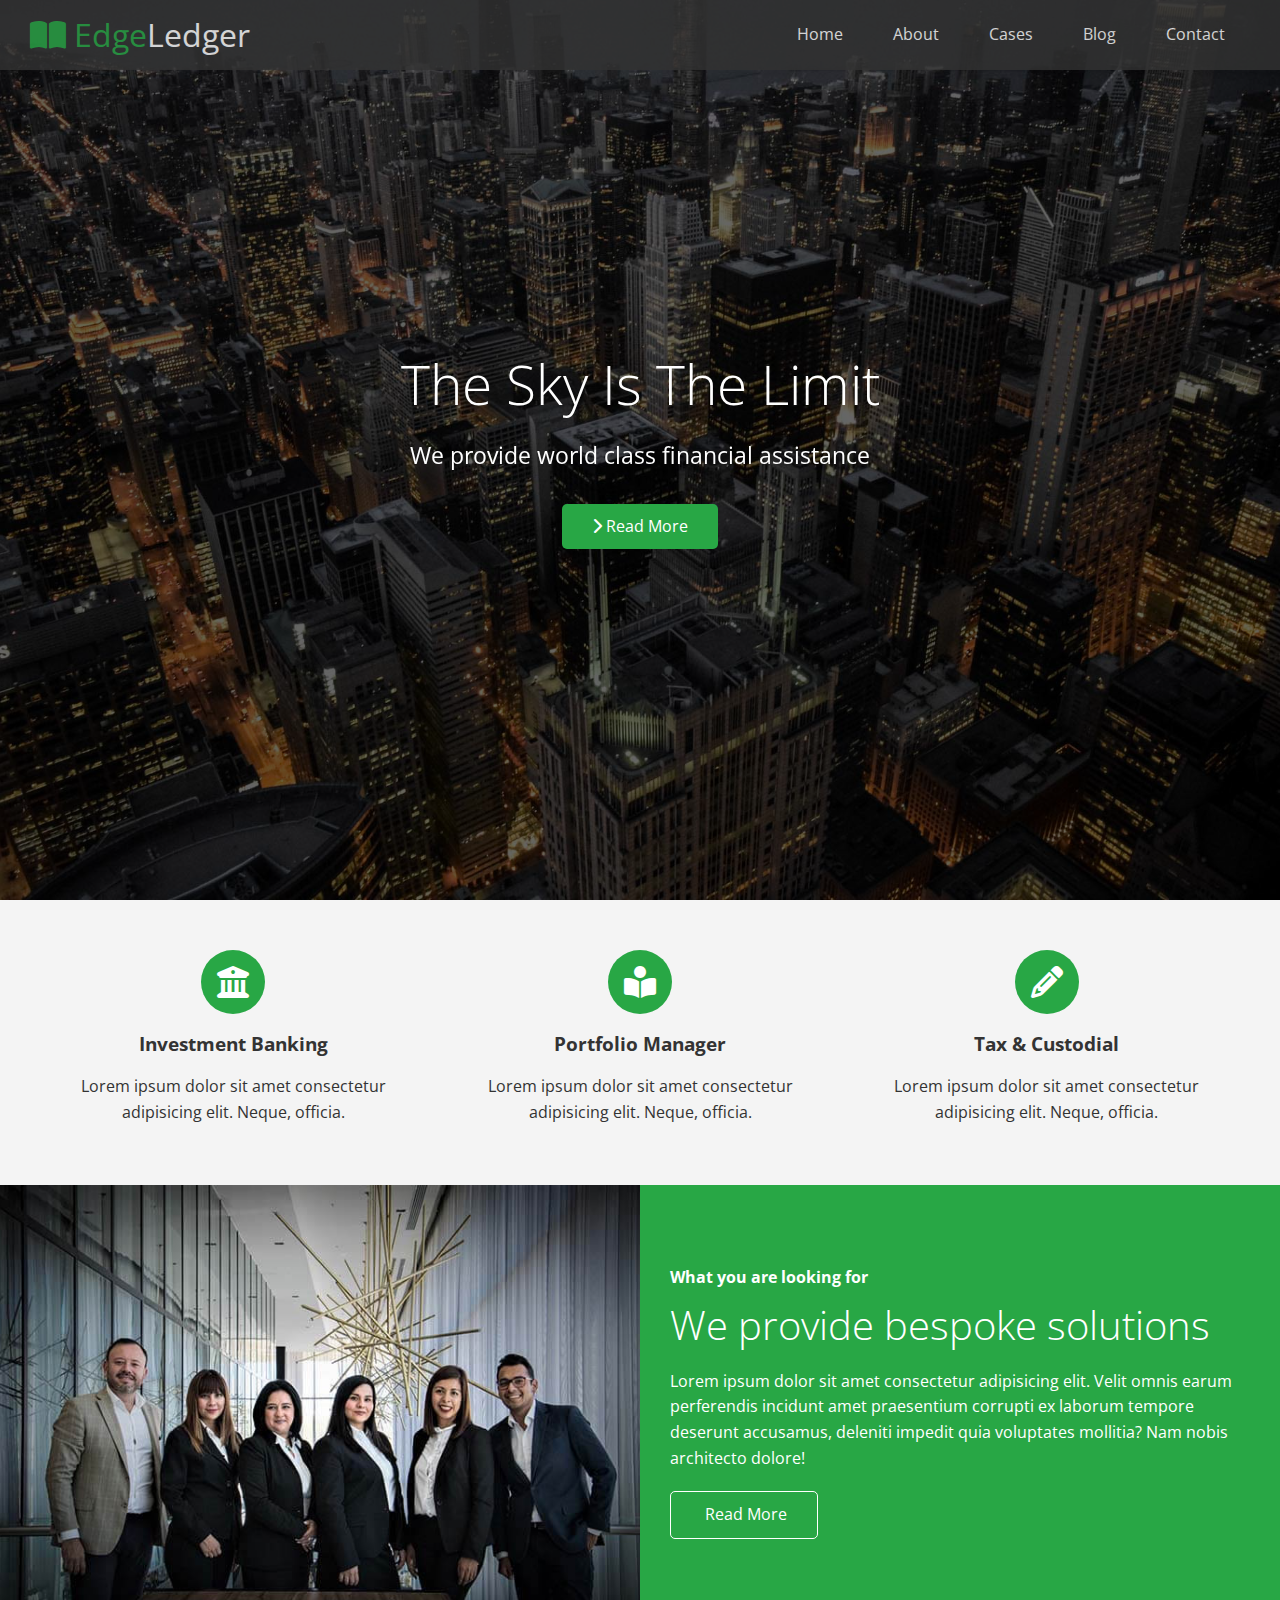
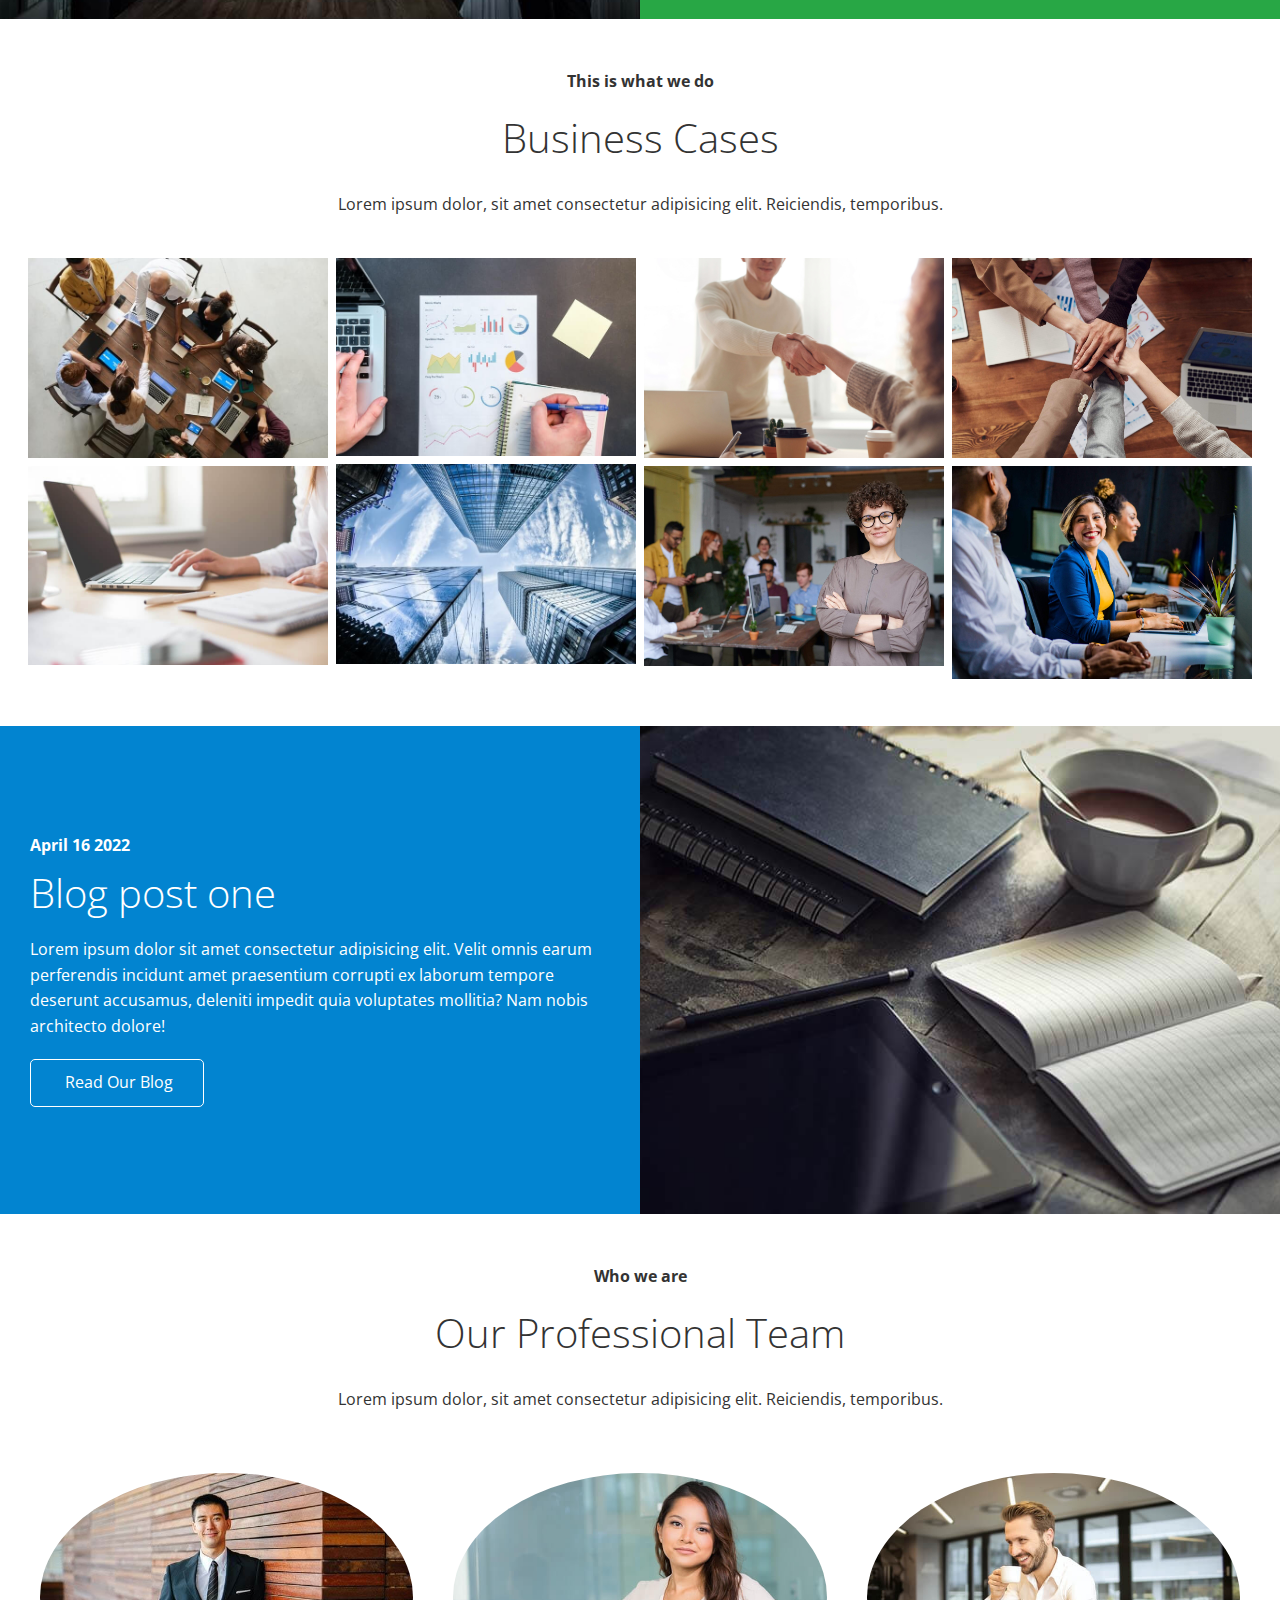
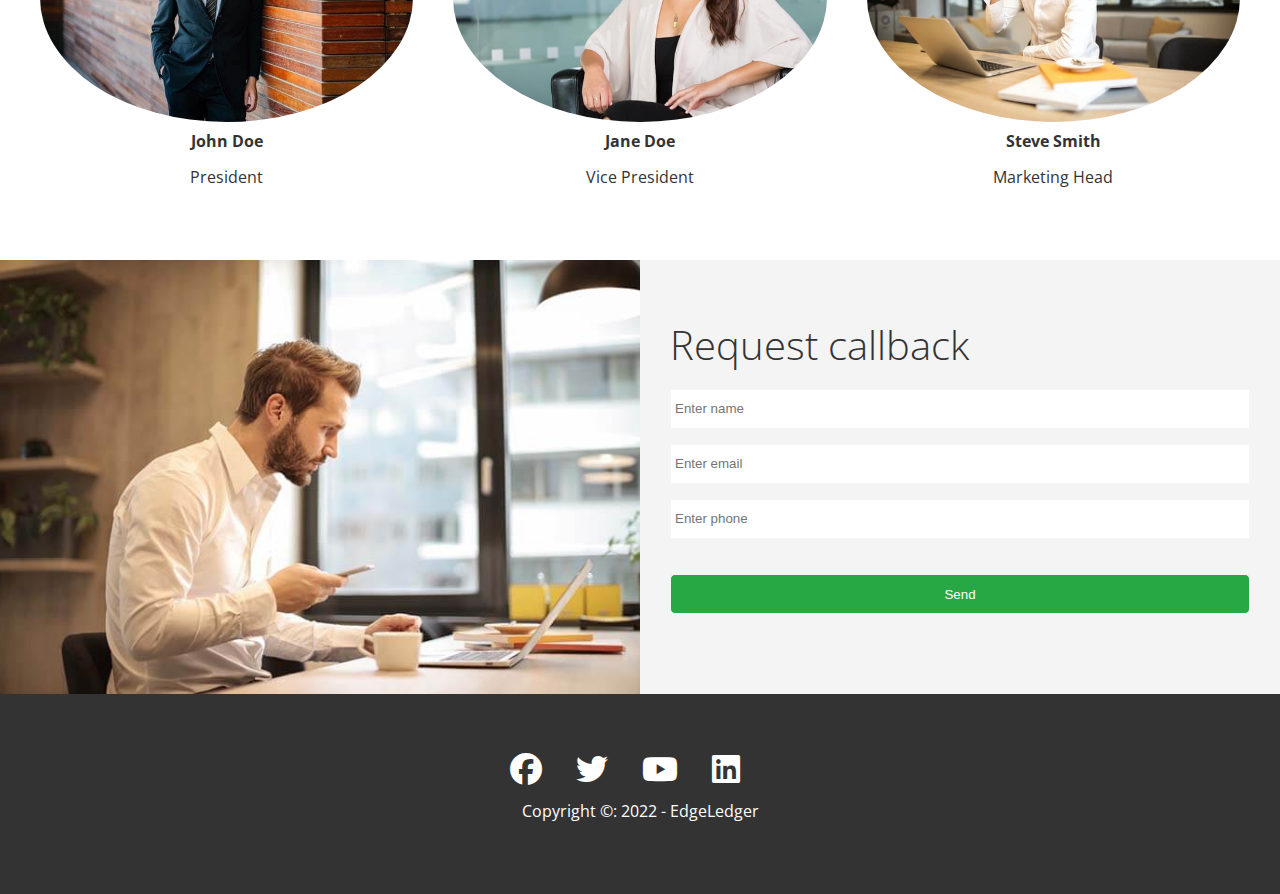
<file: EdgeLedger_Website/index.html>
<!DOCTYPE html>
<html lang="en">

<head>
    <meta charset="UTF-8">
    <meta http-equiv="X-UA-Compatible" content="IE=edge">
    <meta name="viewport" content="width=device-width, initial-scale=1.0">
    <link rel="shortcut icon" type="image/x-icon" href="/favicon.ico">
    <link rel="stylesheet" href="https://cdnjs.cloudflare.com/ajax/libs/font-awesome/6.2.1/css/all.min.css">
    <link rel="stylesheet" href="css/lightbox.min.css">
    <link rel="stylesheet" href="css/utilities.css">
    <link rel="stylesheet" href="css/style.css">
    <title>Welcome to EdgeLedger</title>
</head>

<body id="home">

    <header class="hero">
        <div id="navbar" class="navbar top">
            <h1 class="logo">
                <span class="text-primary"> <i class="fas fa-book-open"></i> Edge</span>Ledger
            </h1>
            <nav>
                <ul>
                    <li><a href="#home">Home</a></li>
                    <li><a href="#about">About</a></li>
                    <li><a href="#cases">Cases</a></li>
                    <li><a href="#blog">Blog</a></li>
                    <li><a href="#contact">Contact</a></li>
                </ul>
            </nav>
        </div>

        <div class="content">
            <h1>The Sky Is The Limit</h1>
            <p>We provide world class financial assistance</p>
            <a href="#about" class="btn"><i class="fas fa-chevron-right"></i> Read More</a>
        </div>
    </header>

    <main>
        <!--About-Icons-->
        <section id="about" class="icons bg-light">
            <div class="flex-items">
                <div>
                    <i class="fas fa-university fa-2x"></i>
                    <div>
                        <h3>Investment Banking</h3>
                        <p>Lorem ipsum dolor sit amet consectetur adipisicing elit. Neque, officia.</p>
                    </div>
                </div>
                <div>
                    <i class="fas fa-book-reader fa-2x"></i>
                    <div>
                        <h3>Portfolio Manager</h3>
                        <p>Lorem ipsum dolor sit amet consectetur adipisicing elit. Neque, officia.</p>
                    </div>
                </div>
                <div>
                    <i class="fas fa-pencil-alt fa-2x"></i>
                    <div>
                        <h3>Tax & Custodial</h3>
                        <p>Lorem ipsum dolor sit amet consectetur adipisicing elit. Neque, officia.</p>
                    </div>
                </div>
            </div>
        </section>

        <!--About-Solutions-->
        <section class="solutions flex-columns">
            <div class="row">
                <div class="column">
                    <div class="column-1">
                        <img src="images/home/people.jpg" alt="">
                    </div>
                </div>
                <div class="column">
                    <div class="column-2 bg-primary">
                        <h4>What you are looking for</h4>
                        <h2>We provide bespoke solutions</h2>
                        <p>Lorem ipsum dolor sit amet consectetur adipisicing elit. Velit omnis earum perferendis
                            incidunt amet praesentium
                            corrupti ex laborum tempore deserunt accusamus, deleniti impedit quia voluptates mollitia?
                            Nam nobis architecto dolore!</p>
                        <a href="#" class="btn btn-outline">
                            <i class="fas fa-chevron"></i>
                            Read More
                        </a>
                    </div>
                </div>
            </div>
        </section>

        <!--Cases-->
        <section id="cases" class="cases flex-grid section-padding">
            <header class="section-header">
                <h4>This is what we do</h4>
                <h2>Business Cases</h2>
                <p>Lorem ipsum dolor, sit amet consectetur adipisicing elit. Reiciendis, temporibus.</p>
            </header>
            <div class="row">
                <div class="column">
                    <a href="images/cases/cases1.jpg" data-lightbox="cases"
                        data-title="Lorem ipsum dolor, sit amet consectetur adipisicing elit. Reiciendis, temporibus.">
                        <img src="images/cases/cases1.jpg" alt="">
                    </a>
                    <a href="images/cases/cases2.jpg" data-lightbox="cases"
                        data-title="Lorem ipsum dolor, sit amet consectetur adipisicing elit. Reiciendis, temporibus.">
                        <img src="images/cases/cases2.jpg" alt="">
                    </a>
                </div>
                <div class="column">
                    <a href="images/cases/cases3.jpg" data-lightbox="cases"
                        data-title="Lorem ipsum dolor, sit amet consectetur adipisicing elit. Reiciendis, temporibus.">
                        <img src="images/cases/cases3.jpg" alt="">
                    </a>
                    <a href="images/cases/cases4.jpg" data-lightbox="cases"
                        data-title="Lorem ipsum dolor, sit amet consectetur adipisicing elit. Reiciendis, temporibus.">
                        <img src="images/cases/cases4.jpg" alt="">
                    </a>
                </div>
                <div class="column">
                    <a href="images/cases/cases5.jpg" data-lightbox="cases"
                        data-title="Lorem ipsum dolor, sit amet consectetur adipisicing elit. Reiciendis, temporibus.">
                        <img src="images/cases/cases5.jpg" alt="">
                    </a>
                    <a href="images/cases/cases6.jpg" data-lightbox="cases"
                        data-title="Lorem ipsum dolor, sit amet consectetur adipisicing elit. Reiciendis, temporibus.">
                        <img src="images/cases/cases6.jpg" alt="">
                    </a>
                </div>
                <div class="column">
                    <a href="images/cases/cases7.jpg" data-lightbox="cases"
                        data-title="Lorem ipsum dolor, sit amet consectetur adipisicing elit. Reiciendis, temporibus.">
                        <img src="images/cases/cases7.jpg" alt="">
                    </a>
                    <a href="images/cases/cases8.jpg" data-lightbox="cases"
                        data-title="Lorem ipsum dolor, sit amet consectetur adipisicing elit. Reiciendis, temporibus.">
                        <img src="images/cases/cases8.jpg" alt="">
                    </a>
                </div>
            </div>
        </section>

        <!--Blog-->
        <section id="blog" class="blog flex-columns flex-reverse">
            <div class="row">
                <div class="column">
                    <div class="column-1">
                        <img src="images/home/blog.jpg" alt="">
                    </div>
                </div>
                <div class="column">
                    <div class="column-2 bg-secondary">
                        <h4>April 16 2022</h4>
                        <h2>Blog post one</h2>
                        <p>Lorem ipsum dolor sit amet consectetur adipisicing elit. Velit omnis earum perferendis
                            incidunt amet praesentium
                            corrupti ex laborum tempore deserunt accusamus, deleniti impedit quia voluptates mollitia?
                            Nam nobis architecto dolore!</p>
                        <a href="blog.html" class="btn btn-outline">
                            <i class="fas fa-chevron"></i>
                            Read Our Blog
                        </a>
                    </div>
                </div>
            </div>
        </section>

        <!--Team-->
        <section id="team" class="team section-padding">
            <header class="section-header">
                <h4>Who we are</h4>
                <h2>Our Professional Team</h2>
                <p>Lorem ipsum dolor, sit amet consectetur adipisicing elit. Reiciendis, temporibus.</p>
            </header>
            <div class="flex-items">
                <div>
                    <img src="images/team/person1.jpg" alt="">
                    <h4>John Doe</h4>
                    <p>President</p>
                </div>
                <div>
                    <img src="images/team/person2.jpg" alt="">
                    <h4>Jane Doe</h4>
                    <p>Vice President</p>
                </div>
                <div>
                    <img src="images/team/person3.jpg" alt="">
                    <h4>Steve Smith</h4>
                    <p>Marketing Head</p>
                </div>
            </div>
        </section>

        <!--Contact-->
        <section id="contact" class="contact flex-columns">
            <div class="row">
                <div class="column">
                    <div class="column-1">
                        <img src="images/home/contact.jpg" alt="">
                    </div>
                </div>
                <div class="column">
                    <div class="column-2 bg-light">
                        <h2>Request callback</h2>
                        <form action="" class="callback-form">
                            <div class="form-control">
                                <label for="name"></label>
                                <input type="text" name="name" id="name" placeholder="Enter name">
                            </div>
                            <div class="form-control">
                                <label for="email"></label>
                                <input type="email" name="email" id="email" placeholder="Enter email">
                            </div>
                            <div class="form-control">
                                <label for="phone"></label>
                                <input type="text" name="phone" id="phone" placeholder="Enter phone">
                            </div>
                            <input type="submit" value="Send" id="submit" class="btn">
                        </form>
                    </div>
                </div>
            </div>
        </section>

    </main>

    <footer class="footer bg-dark">
        <div class="social">
            <a href="#"><i class="fab fa-facebook fa-2x"></i></a>
            <a href="#"><i class="fab fa-twitter fa-2x "></i></a>
            <a href="#"><i class="fab fa-youtube fa-2x "></i></a>
            <a href="#"><i class="fab fa-linkedin fa-2x "></i></a>
        </div>
        <p>Copyright &copy: 2022 - EdgeLedger</p>
    </footer>

    <script src="https://code.jquery.com/jquery-3.6.1.min.js"
        integrity="sha256-o88AwQnZB+VDvE9tvIXrMQaPlFFSUTR+nldQm1LuPXQ=" crossorigin="anonymous"></script>

    <script src="js/lightbox.min.js"></script>

    <script>
        const navbar = document.getElementById('navbar');
        let scrolled = false;

        window.onscroll = function () {
            if (window.pageYOffset > 100) {
                navbar.classList.remove('top');
                if (!scrolled) {
                    navbar.style.transform = ' translateY (-70px)';
                }
                setTimeout(function () {
                    navbar.style.transform = ' translateY (0)';
                    scrolled = true;
                }, 200);
            } else {
                navbar.classList.add('top');
                scrolled = false;
            }
        }


    </script>
</body>

</html>
</file>
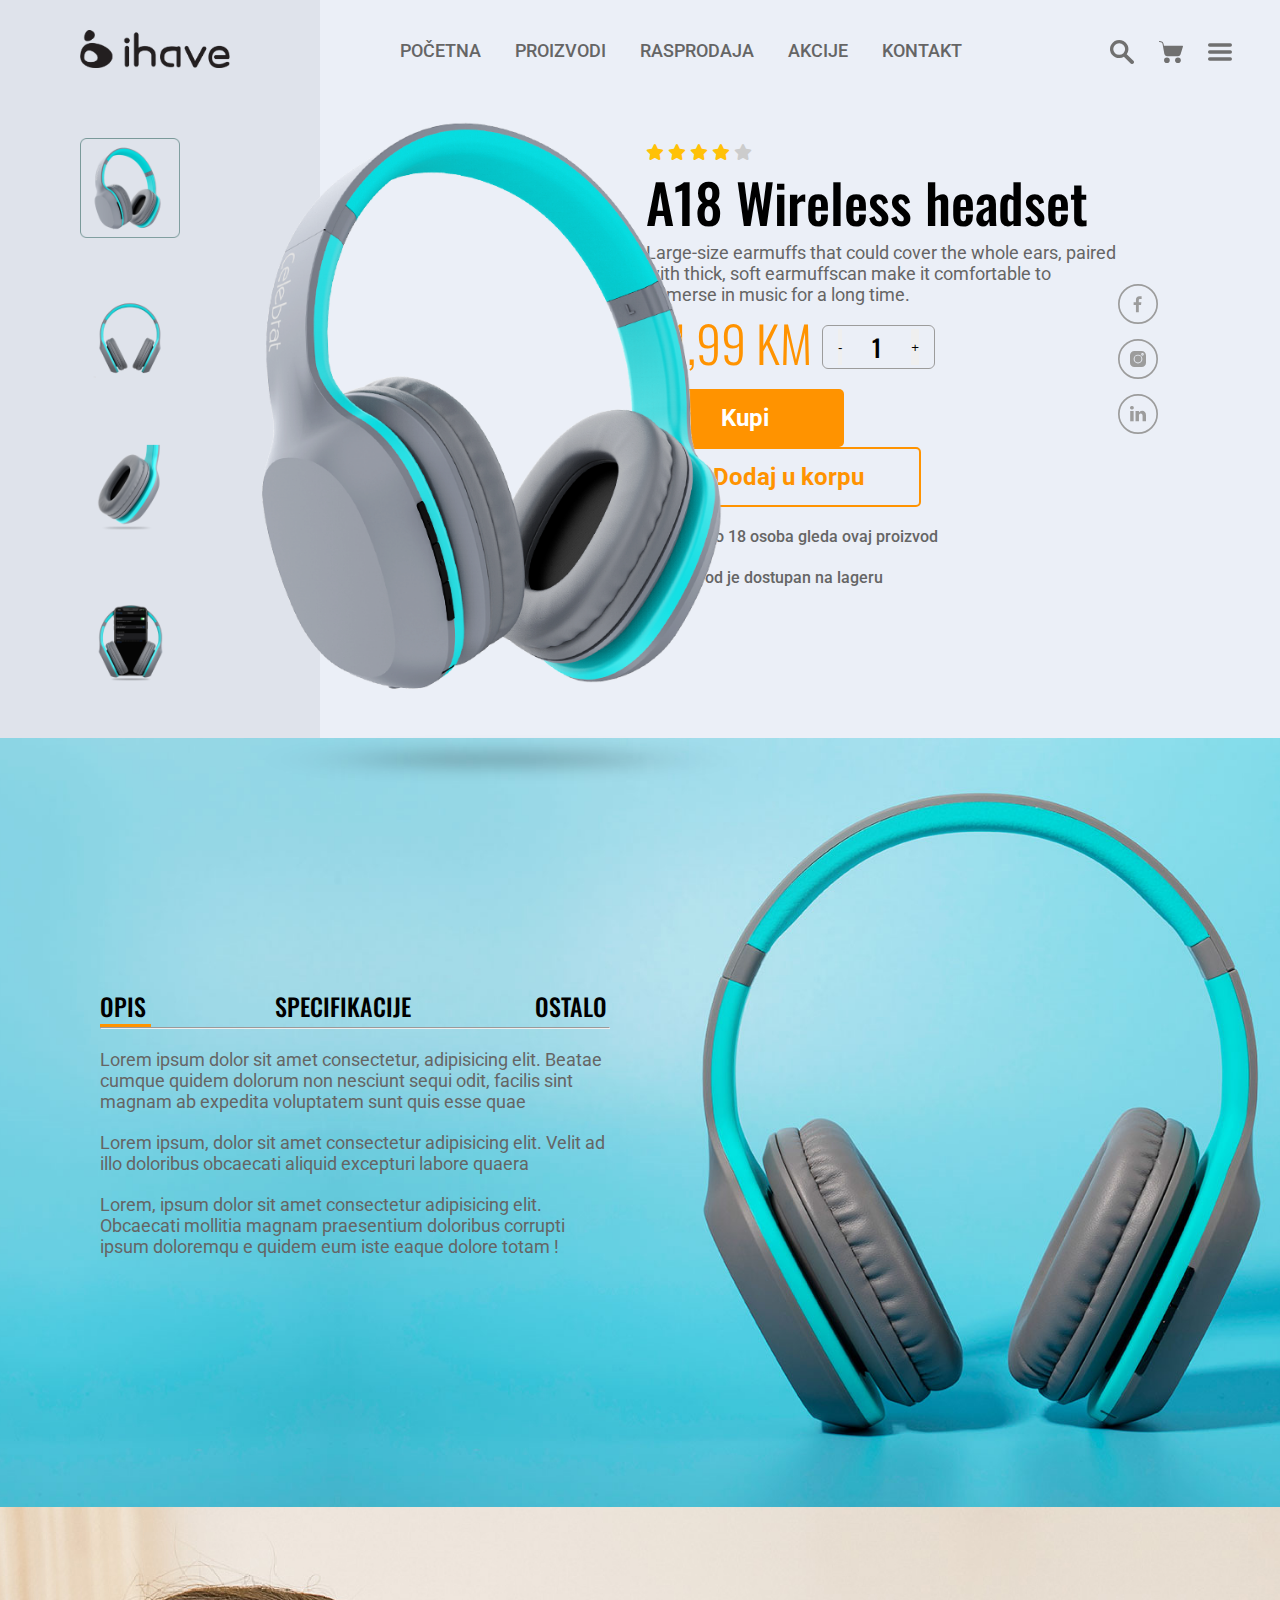
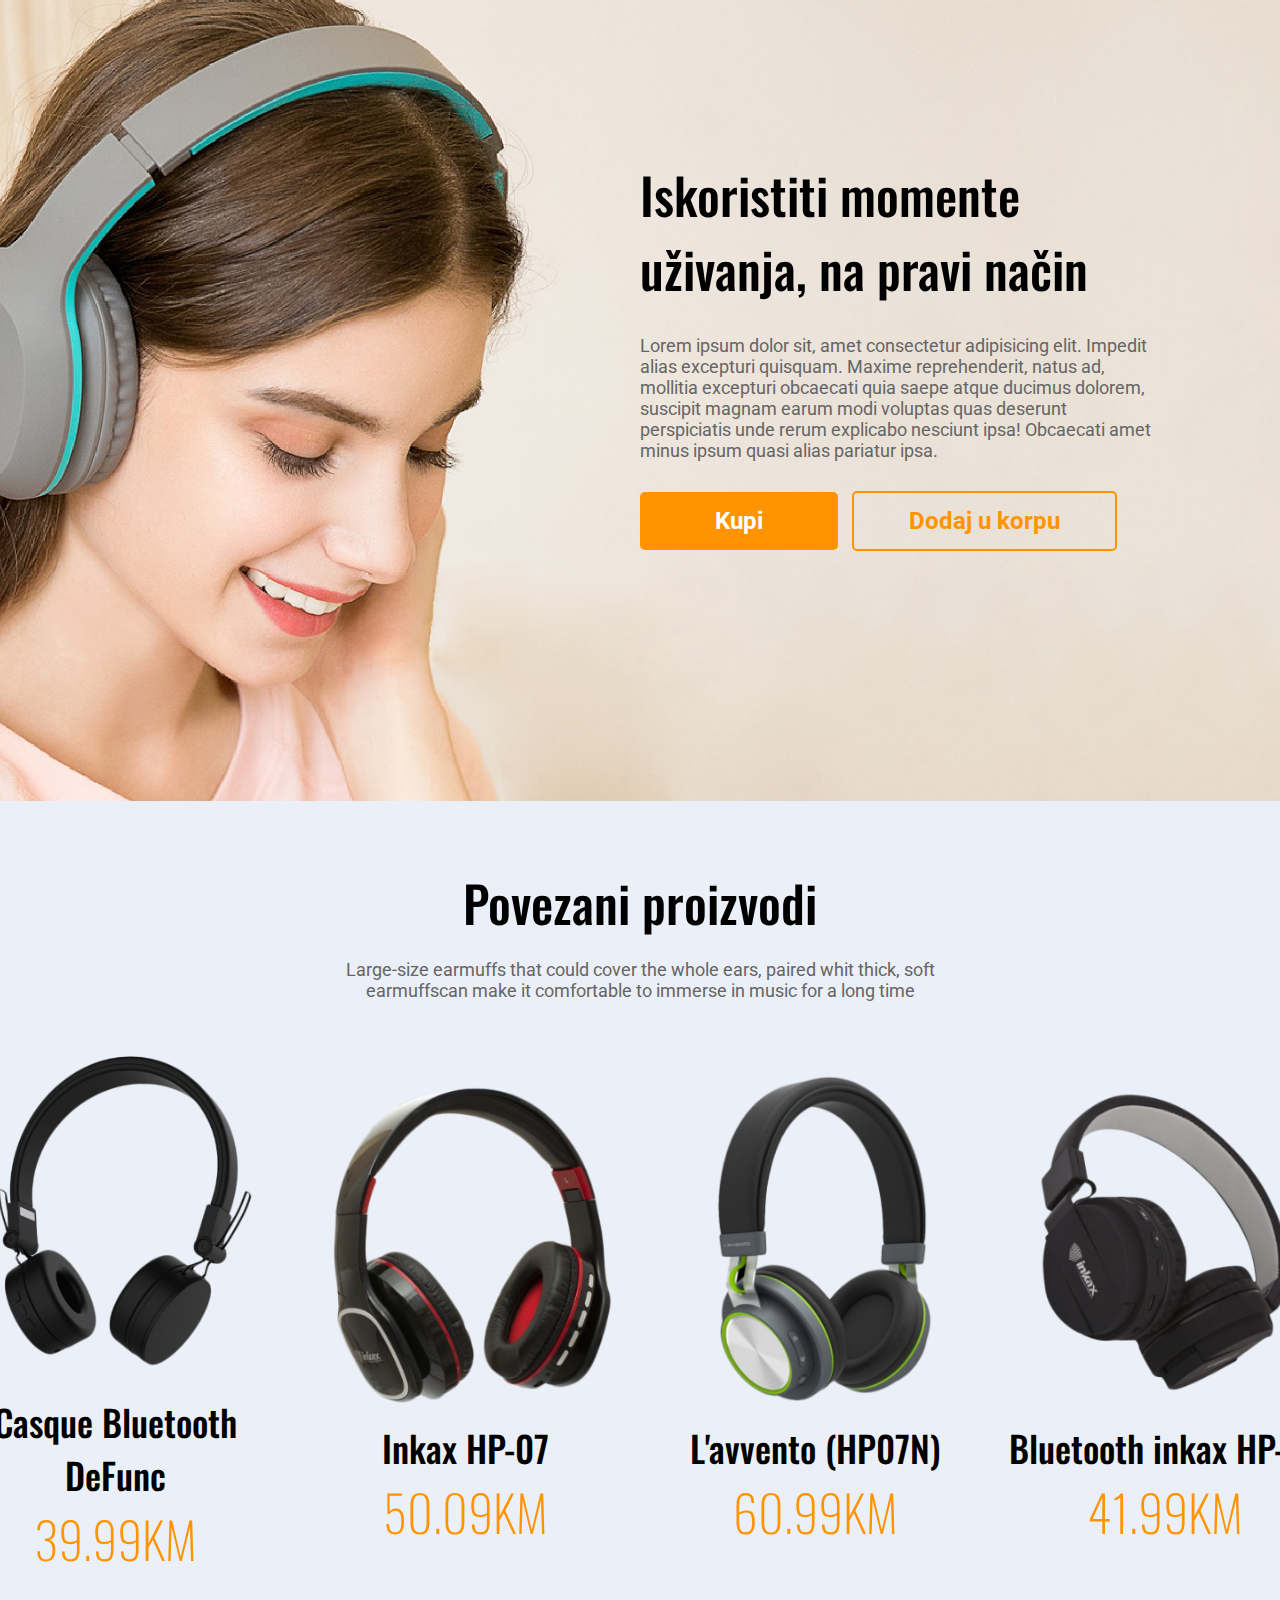
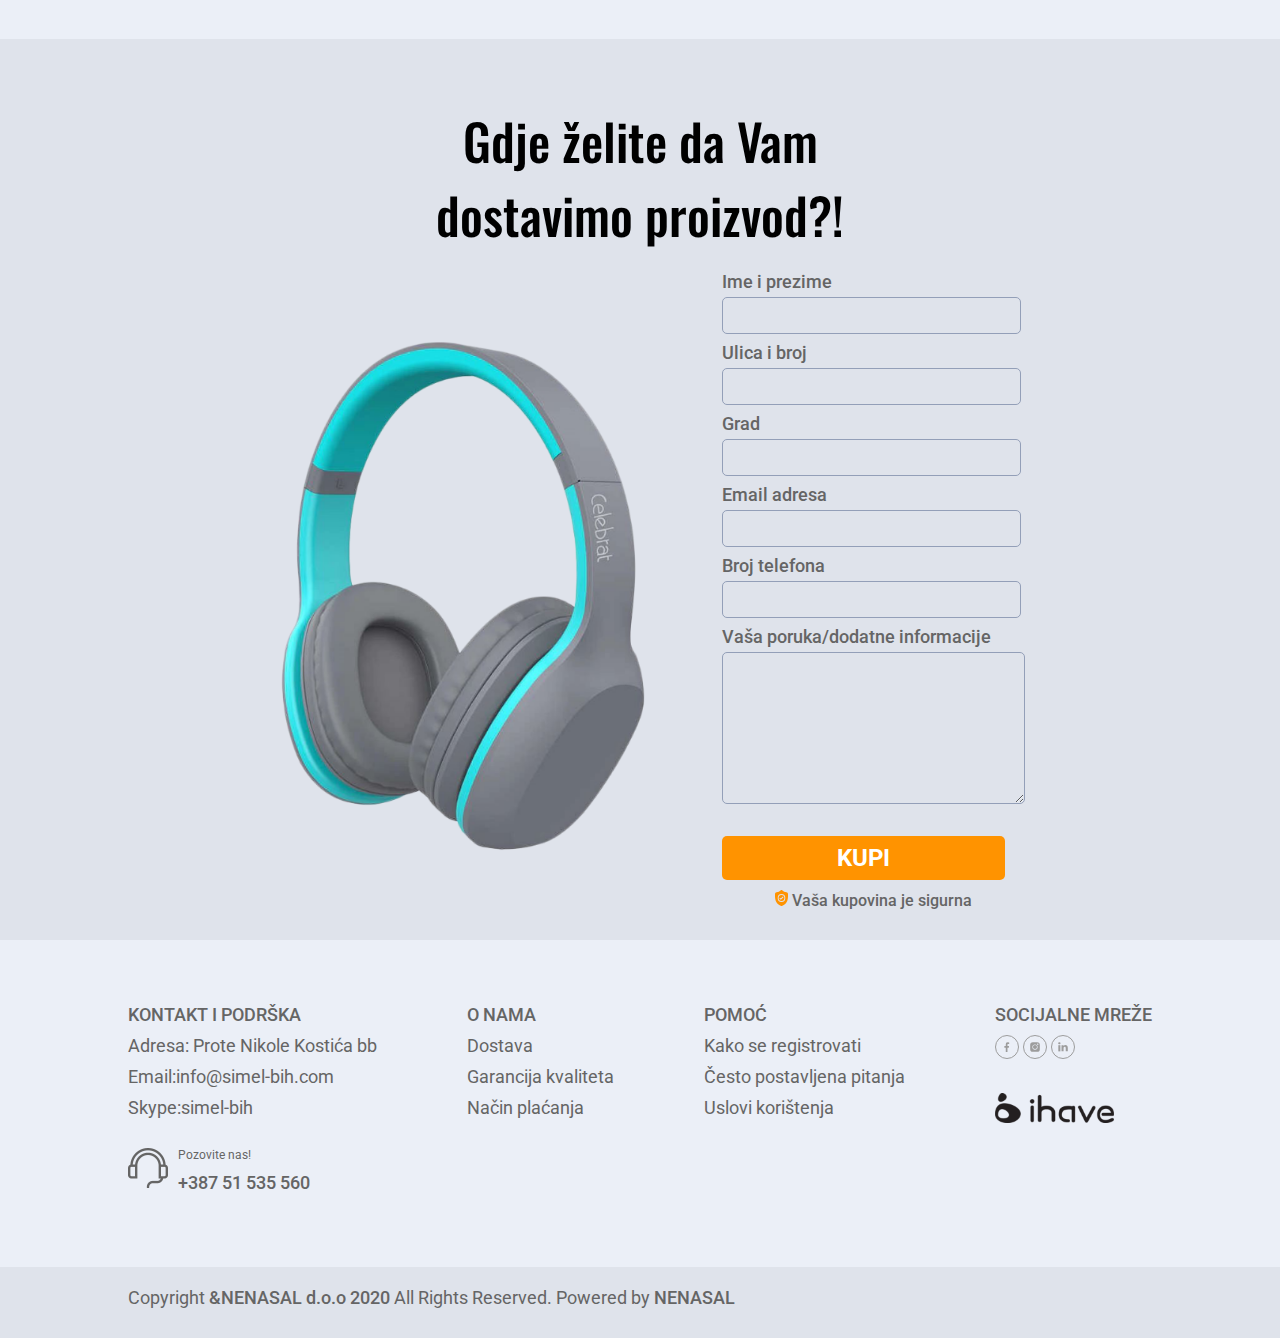
<file: project3/index.html>
<!DOCTYPE html>
<html lang="en">
<head>
    <meta charset="UTF-8">
    <meta http-equiv="X-UA-Compatible" content="IE=edge">
    <meta name="viewport" content="width=device-width, initial-scale=1.0">
    <link rel="stylesheet" href="https://cdnjs.cloudflare.com/ajax/libs/font-awesome/6.2.1/css/all.min.css">
    <link rel="stylesheet" href="css/style.css">
    <link rel="stylesheet" href="css/tablet.css">
    <title>Ihave- Product Page</title>
</head>
<body>
    <header>
        <!--Home left-->
        <div id="home">
            <div class="home-left bg-primary">
                <div class="home-left-cont">
                <img class="logo" src="img/home/IHAVE_b85acf60-bcdc-44cf-a63c-62852b15a60a.png "width="150px" alt="">
                <div class="home-pics">
                    <img src="img/home/Group 23@2x.png" alt="">
                    <img src="img/home/Mask Group 4@2x.png" alt="">
                    <img src="img/home/Mask Group 3@2x.png" alt="">
                    <img src="img/home/Mask Group 2@2x.png" alt="">
                </div>
                </div>
            </div>
        <!--Home right-->
            <div id="home-right" class="bg-secondary">
                <div class="home-right-container">
                    <div class="text-roboto-medium">
                        <a href="#">POČETNA</a>
                        <a href="#proizvodi">PROIZVODI</a>
                        <a href="#rasprodaja">RASPRODAJA</a>
                        <a href="#akcije">AKCIJE</a>
                        <a href="#kontakt">KONTAKT</a>
                    </div>
                    <div class="icons">
                        <img src="img/home/icons/surface 11.svg" width="24px" alt="">
                        <img src="img/home/icons/shopping-cart.svg" width="24px" alt="">
                        <img src="img/home/icons/Group 11.svg" width="24px" alt="">
                    </div>
                </div>  

                <div class="home-body-container">
                    <div class="home-body">
                        <i class="fa fa-star" ></i>
                        <i class="fa fa-star" ></i>
                        <i class="fa fa-star" ></i>
                        <i class="fa fa-star" ></i>
                        <span  class="fa fa-star izuzetak" ></span>
                        <h1>A18 Wireless headset</h1>
                        <p class="text-roboto-regular">Large-size earmuffs that could cover the whole ears, 
                            paired with thick, soft earmuffscan make it comfortable to immerse in music for a long time.</p>
                        <div class="cont-counter">
                            <p class="text-oswald-light">41,99  KM</p>
                            <div class="brojac">
                                <button onclick="decrement ()">-</button>
                                <h4 id="counting"> </h4>
                                <button onclick="increment ()">+</button>
                            </div>
                            
                        </div>
                        <div>
                            <button class="btn-primary">Kupi</button>
                            <button class="btn-outline">Dodaj u korpu</button>
                        </div>
                        <div  class=" icon-text text-roboto-medium-small" >
                            <div>
                        <img src="img/home/icons/user.svg" alt=""> <label>Trenutno 18 osoba gleda ovaj proizvod</label> 
                            </div>
                            <div>
                        <img src="img/home/icons/surface1.svg" alt=""> Proizvod je dostupan na lageru
                            </div>
                        </div>
                    </div>

                    <div class="home-icons-right">
                        <img src="img/home/icons/Group 17.svg"  width="40px" alt="">
                        <img src="img/home/icons/Group 18.svg" width="40px" alt="">
                        <img src="img/home/icons/Group 19.svg" width="40px" alt="">
                    </div>
                </div>
                
            </div>
        </div>
        <div class="img-absolute">
        <img src="img/home/Mask Group 6.png" alt="">
        </div>
    </header>

    <!--Proizvodi-->
    <section id="proizvodi">
        <div class="container">
            <div class="naslovh4">
            <h4>OPIS</h4>
            <h4>SPECIFIKACIJE</h4>
            <h4 class="last">OSTALO</h4>
            </div>
            <hr>
            <p class="text-roboto-regular">Lorem ipsum dolor sit amet consectetur, adipisicing elit. Beatae
                 cumque quidem dolorum non nesciunt sequi odit, facilis sint magnam ab expedita voluptatem sunt quis esse quae </p>
            <p class="text-roboto-regular">Lorem ipsum, dolor sit amet consectetur adipisicing elit. Velit ad illo doloribus obcaecati aliquid excepturi labore quaera</p>
            <p class="text-roboto-regular">Lorem, ipsum dolor sit amet consectetur adipisicing elit. Obcaecati mollitia magnam praesentium doloribus corrupti ipsum doloremqu
                e quidem eum iste eaque dolore totam  !</p>
        </div>
    </section>

    <!--Rasprodaja-->
    <section id="rasprodaja">
        <div class="container">
            <h2>Iskoristiti momente uživanja, na pravi način</h2>
            <p class="text-roboto-regular">Lorem ipsum dolor sit, amet consectetur adipisicing elit. Impedit alias excepturi quisquam. Maxime reprehenderit, natus ad, mollitia excepturi obcaecati quia saepe atque ducimus dolorem, 
                suscipit magnam earum modi voluptas quas deserunt perspiciatis unde rerum explicabo nesciunt ipsa! Obcaecati amet minus ipsum quasi alias pariatur ipsa.</p>
            <button class="btn-primary">Kupi</button>
            <button class="btn-outline btn-rasprodaja">Dodaj u korpu</button>    

        </div>
    </section>

    <!--Akcije-->
    <section id="akcije" class="bg-secondary">
        <div class="body-container">
        <h2>Povezani proizvodi</h2>
        <p class="text-roboto-regular p-akcije">Large-size earmuffs that could cover the whole ears, paired whit thick, soft <br> earmuffscan make it comfortable to immerse in music for a long time</p>
        <div class="container">
            <div>
                <img src="img/akcija/Mask Group 8.png" width="350px"  alt="">
                <h3>Casque Bluetooth DeFunc</h3>
                <p class="text-oswald-extralight">39.99KM</p>
            </div>
            <div>
                <img src="img/akcija/Mask Group 9.png" width="350px" alt="">
                <h3>Inkax HP-07</h3>
                <p class="text-oswald-extralight">50.09KM</p>
            </div>
            <div>
                <img src="img/akcija/Mask Group 10.png" width="350px" alt="">
                <h3>L'avvento (HP07N)</h3>
                <p class="text-oswald-extralight">60.99KM</p>
            </div>
            <div>
                <img src="img/akcija/Mask Group 11.png" width="350px" alt="">
                <h3>Bluetooth  inkax HP-05</h3>
                <p class="text-oswald-extralight">41.99KM</p>
            </div>
        </div>
    </div>
    </section>

    <!--Forma-->

    <section id="forma" class="bg-primary">
        <div class="body-container">
            <h2>Gdje želite da Vam <br> dostavimo proizvod?!</h2>
            <div class="container">
                <img class="forma-img" src="img/home/Mask Group 12.png" width="530px" height="530px" alt="">
                <div class="form-container">
                <form class="text-roboto-medium" >
                    <div>
                    <label for="">Ime i prezime</label> <br>
                    <input type="text" name="name" >
                    </div>
                    <div>
                        <label for="">Ulica i broj</label> <br>
                        <input type="text" name="street" >
                     </div>
                    <div>
                        <label for="">Grad</label> <br>
                        <input type="text" name="city" >
                    </div>
                    <div>
                        <label for="">Email adresa </label> <br>
                        <input type="email" name="email" >
                    </div>
                    <div>
                         <label for="">Broj telefona</label> <br>
                        <input type="text" name="phone" >
                    </div>
                    <div>
                        <label for="">Vaša poruka/dodatne informacije</label> <br>
                       <textarea name="" id="" cols="30" rows="10"></textarea>
                    </div>
                    <button class="btn-primary">KUPI</button>

                </form>
                
                <div class="text-roboto-medium-small form-footer" >
                    <img src="img/home/icons/surface1.svg" alt=""> Vaša kupovina je sigurna
                </div>
                </div>    
            </div>
        </div>
    </section>


    <!--Kontakt-->

    <footer id="kontakt" class="bg-secondary">
        <div class="container kontakt-container">
            <div  class="text-roboto-regular div-x" >
            <p  class="text-roboto-medium" >KONTAKT I PODRŠKA</p>
            <P>Adresa: Prote Nikole Kostića bb</P>
            <p>Email:info@simel-bih.com</p>
            <p>Skype:simel-bih</p>
                 <div class="headphones">
                <img src="img/home/headphones@2x.png" width="40px" height="40px"alt="">
                <div>
                    <p class="text-roboto-regular-small">Pozovite nas!</p>
                    <p class=" text-roboto-medium">+387 51 535 560</p>
                </div>
                </div>
            </div>

            <div class="text-roboto-regular div-x" >
                <p class="text-roboto-medium" >O NAMA</p>
                <P>Dostava</P>
                <p>Garancija kvaliteta</p>
                <p>Način plaćanja</p>
            </div>

            <div class="text-roboto-regular div-x">
                <p class="text-roboto-medium">POMOĆ</p>
                <P>Kako se registrovati</P>
                <p>Često postavljena pitanja</p>
                <p>Uslovi korištenja</p>
            </div>

            <div class="div-x">
                <p class="text-roboto-medium">SOCIJALNE MREŽE</p>
                <div>
                    <img src="img/home/icons/Group 17.svg" alt="">
                    <img src="img/home/icons/Group 18.svg" alt="">
                    <img src="img/home/icons/Group 19.svg" alt="">
                </div>
                <img class="img-kontakt" src="img/home/footer/IHAVE_b85acf60-bcdc-44cf-a63c-62852b15a60a.png" alt="">
            </div>
        </div>

            <div class="bg-primary footer-copyright">
              <p  class="text-roboto-regular">Copyright  <span  class="text-roboto-medium">&NENASAL  d.o.o 2020 </span>  All Rights Reserved. Powered by <span  class="text-roboto-medium">NENASAL</span> </p>
            </div>

      
    </footer>

    <script src="js/script.js"></script>
    
</body>
</html>
</file>
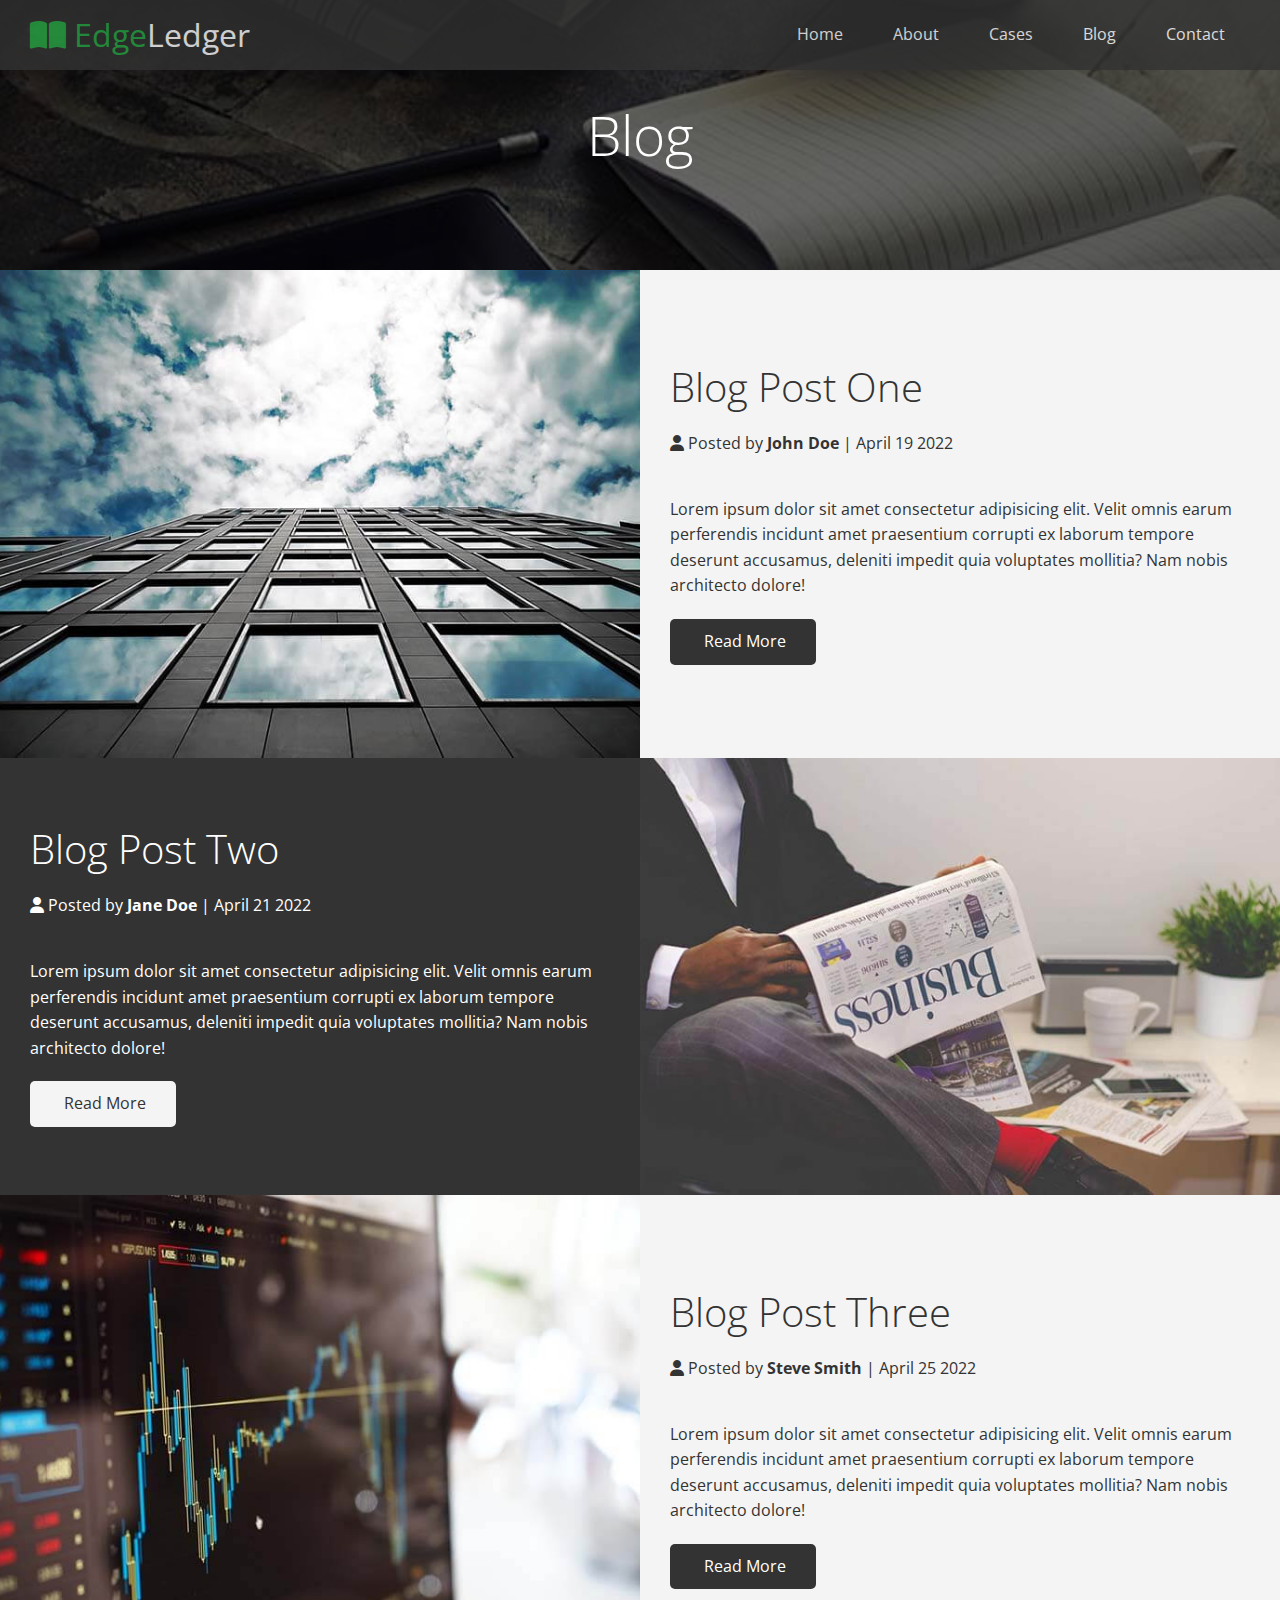
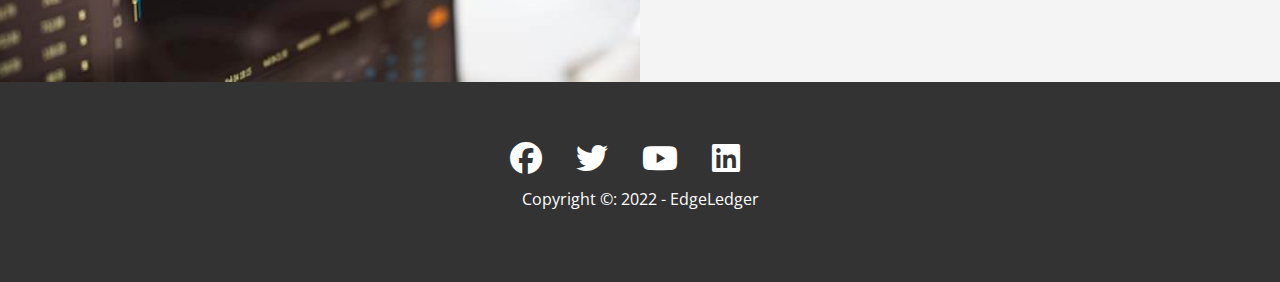
<file: EdgeLedger_Website/blog.html>
<!DOCTYPE html>
<html lang="en">

<head>
    <meta charset="UTF-8">
    <meta http-equiv="X-UA-Compatible" content="IE=edge">
    <meta name="viewport" content="width=device-width, initial-scale=1.0">
    <link rel="stylesheet" href="https://cdnjs.cloudflare.com/ajax/libs/font-awesome/6.2.1/css/all.min.css">
    <link rel="stylesheet" href="css/utilities.css">
    <link rel="stylesheet" href="css/style.css">
    <title>Read Our Blog</title>
</head>

<body id="home">

    <header class="hero blog">
        <div id="navbar" class="navbar">
            <h1 class="logo">
                <span class="text-primary"> <i class="fas fa-book-open"></i> Edge</span>Ledger
            </h1>
            <nav>
                <ul>
                    <li><a href="index.html">Home</a></li>
                    <li><a href="index.html#about">About</a></li>
                    <li><a href="index.html#cases">Cases</a></li>
                    <li><a href="index.html#blog">Blog</a></li>
                    <li><a href="index.html#contact">Contact</a></li>
                </ul>
            </nav>
        </div>

        <div class="content">
            <h1>Blog</h1>

        </div>
    </header>

    <main>
        <!--About-Solutions-->
        <article class=" flex-columns">
            <div class="row">
                <div class="column">
                    <div class="column-1">
                        <img src="images/blog/blog1.jpg" alt="">
                    </div>
                </div>
                <div class="column">
                    <div class="column-2 bg-light">
                        <h2>Blog Post One</h2>
                        <p class="meta">
                            <i class="fas fa-user"></i> Posted by <strong>John Doe</strong> | April 19 2022
                        </p>
                        <p>Lorem ipsum dolor sit amet consectetur adipisicing elit. Velit omnis earum perferendis
                            incidunt amet praesentium
                            corrupti ex laborum tempore deserunt accusamus, deleniti impedit quia voluptates mollitia?
                            Nam nobis architecto dolore!</p>
                        <a href="post.html" class="btn btn-dark">
                            <i class="fas fa-chevron"></i>
                            Read More
                        </a>
                    </div>
                </div>
            </div>
        </article>
        <article class=" flex-columns flex-reverse">
            <div class="row">
                <div class="column">
                    <div class="column-1">
                        <img src="images/blog/blog2.jpg" alt="">
                    </div>
                </div>
                <div class="column">
                    <div class="column-2 bg-dark">
                        <h2>Blog Post Two</h2>
                        <p class="meta">
                            <i class="fas fa-user"></i> Posted by <strong>Jane Doe</strong> | April 21 2022
                        </p>
                        <p>Lorem ipsum dolor sit amet consectetur adipisicing elit. Velit omnis earum perferendis
                            incidunt amet praesentium
                            corrupti ex laborum tempore deserunt accusamus, deleniti impedit quia voluptates mollitia?
                            Nam nobis architecto dolore!</p>
                        <a href="post.html" class="btn btn-light">
                            <i class="fas fa-chevron"></i>
                            Read More
                        </a>
                    </div>
                </div>
            </div>
        </article>
        <article class=" flex-columns">
            <div class="row">
                <div class="column">
                    <div class="column-1">
                        <img src="images/blog/blog3.jpg" alt="">
                    </div>
                </div>
                <div class="column">
                    <div class="column-2 bg-light">
                        <h2>Blog Post Three</h2>
                        <p class="meta">
                            <i class="fas fa-user"></i> Posted by <strong>Steve Smith</strong> | April 25 2022
                        </p>
                        <p>Lorem ipsum dolor sit amet consectetur adipisicing elit. Velit omnis earum perferendis
                            incidunt amet praesentium
                            corrupti ex laborum tempore deserunt accusamus, deleniti impedit quia voluptates mollitia?
                            Nam nobis architecto dolore!</p>
                        <a href="post.html" class="btn btn-dark">
                            <i class="fas fa-chevron"></i>
                            Read More
                        </a>
                    </div>
                </div>
            </div>
        </article>

    </main>

    <footer class="footer bg-dark">
        <div class="social">
            <a href="#"><i class="fab fa-facebook fa-2x"></i></a> <!--fab je za drustvene mreze-->
            <a href="#"><i class="fab fa-twitter fa-2x "></i></a>
            <a href="#"><i class="fab fa-youtube fa-2x "></i></a>
            <a href="#"><i class="fab fa-linkedin fa-2x "></i></a>
        </div>
        <p>Copyright &copy: 2022 - EdgeLedger</p>
    </footer>
</body>

</html>
</file>
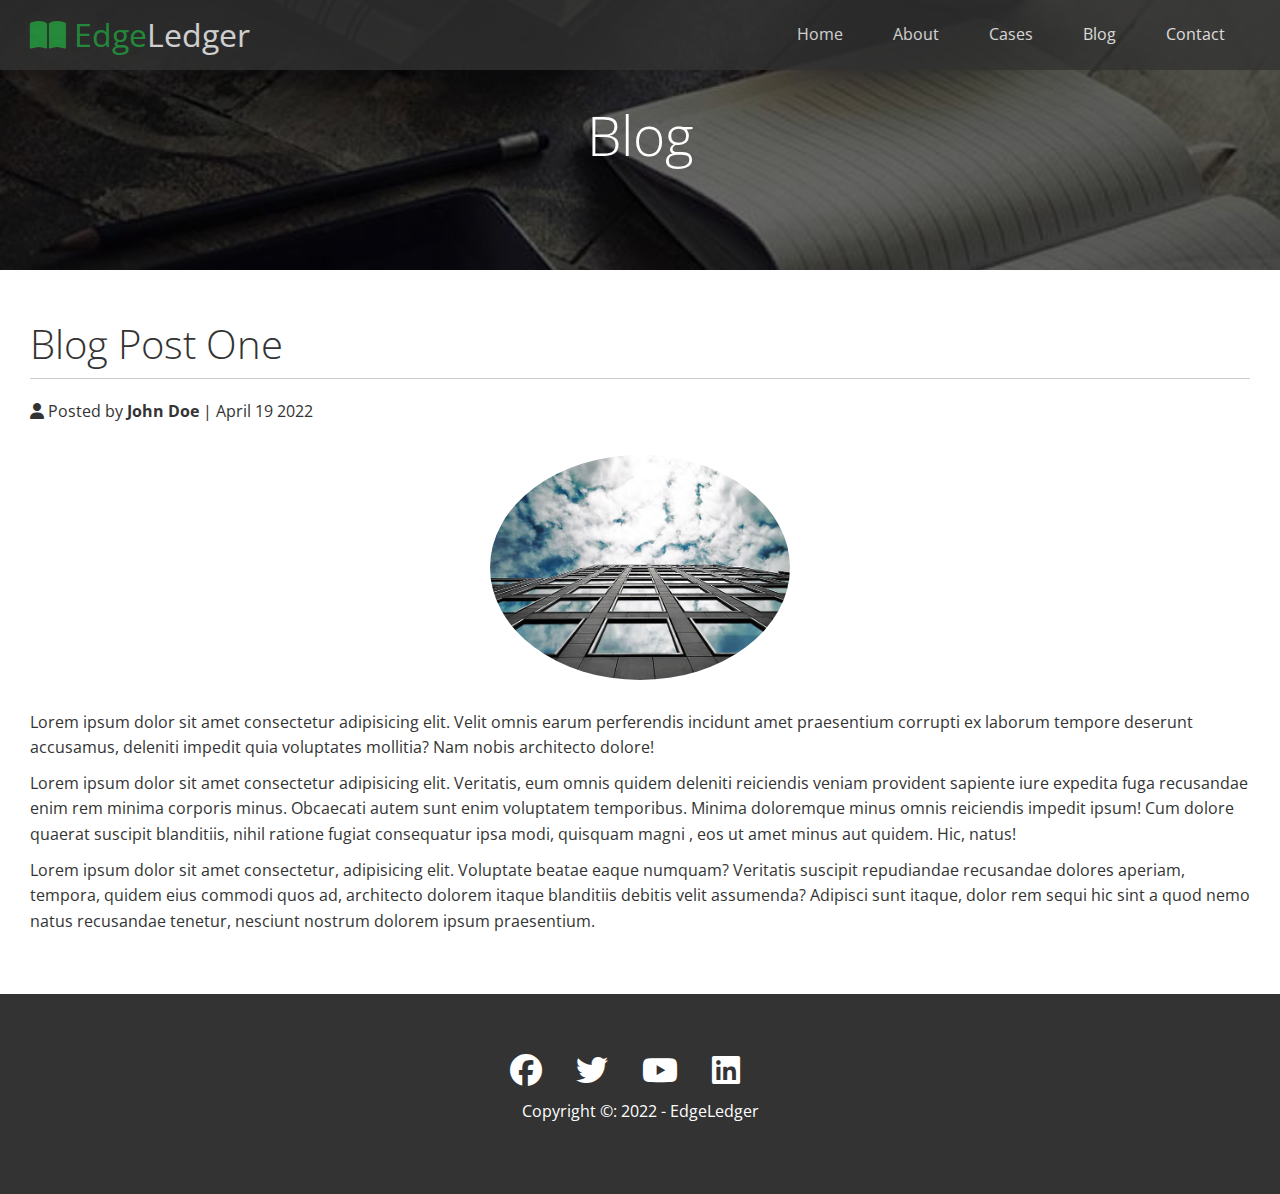
<file: EdgeLedger_Website/post.html>
<!DOCTYPE html>
<html lang="en">

<head>
    <meta charset="UTF-8">
    <meta http-equiv="X-UA-Compatible" content="IE=edge">
    <meta name="viewport" content="width=device-width, initial-scale=1.0">
    <link rel="stylesheet" href="https://cdnjs.cloudflare.com/ajax/libs/font-awesome/6.2.1/css/all.min.css">
    <link rel="stylesheet" href="css/utilities.css">
    <link rel="stylesheet" href="css/style.css">
    <title>Post One</title>
</head>

<body id="home">

    <header class="hero blog">
        <div id="navbar" class="navbar">
            <h1 class="logo">
                <span class="text-primary"> <i class="fas fa-book-open"></i> Edge</span>Ledger
            </h1>
            <nav>
                <ul>
                    <li><a href="index.html">Home</a></li>
                    <li><a href="index.html#about">About</a></li>
                    <li><a href="index.html#cases">Cases</a></li>
                    <li><a href="index.html#blog">Blog</a></li>
                    <li><a href="index.html#contact">Contact</a></li>
                </ul>
            </nav>
        </div>

        <div class="content">
            <h1>Blog</h1>

        </div>
    </header>

    <main>
        <section class="post">
            <h2>Blog Post One</h2>
            <p class="meta">
                <i class="fas fa-user"></i> Posted by <strong>John Doe</strong> | April 19 2022
            </p>
            <img src="images/blog/blog1.jpg" alt="">
            <p>Lorem ipsum dolor sit amet consectetur adipisicing elit. Velit omnis earum perferendis incidunt amet
                praesentium
                corrupti ex laborum tempore deserunt accusamus, deleniti impedit quia voluptates mollitia? Nam nobis
                architecto dolore!</p>
            <p>Lorem ipsum dolor sit amet consectetur adipisicing elit. Veritatis, eum omnis quidem deleniti reiciendis
                veniam provident sapiente
                iure expedita fuga recusandae enim rem minima corporis minus. Obcaecati autem sunt enim voluptatem
                temporibus. Minima doloremque minus omnis
                reiciendis impedit ipsum! Cum dolore quaerat suscipit blanditiis, nihil ratione fugiat consequatur ipsa
                modi, quisquam magni
                , eos ut amet minus aut quidem. Hic, natus!</p>
            <p>Lorem ipsum dolor sit amet consectetur, adipisicing elit. Voluptate beatae eaque numquam? Veritatis
                suscipit repudiandae
                recusandae dolores aperiam, tempora, quidem eius commodi quos ad, architecto dolorem itaque blanditiis
                debitis velit assumenda? Adipisci sunt
                itaque, dolor rem sequi hic sint a quod nemo natus recusandae tenetur, nesciunt nostrum dolorem ipsum
                praesentium.</p>

        </section>

    </main>

    <footer class="footer bg-dark">
        <div class="social">
            <a href="#"><i class="fab fa-facebook fa-2x"></i></a>
            <a href="#"><i class="fab fa-twitter fa-2x "></i></a>
            <a href="#"><i class="fab fa-youtube fa-2x "></i></a>
            <a href="#"><i class="fab fa-linkedin fa-2x "></i></a>
        </div>
        <p>Copyright &copy: 2022 - EdgeLedger</p>
    </footer>
</body>

</html>
</file>
<file: EdgeLedger_Website/css/utilities.css>
/*Text colors*/

.text-primary {
    color: #28a745;
}

.text-secondary {
    color: #0284d0;
}

/*Button*/

.btn {
    cursor: pointer;
    display: inline-block;
    padding: 10px 30px;
    color: #fff;
    background: #28a745;
    border: none;
    border-radius: 5px;
}

.btn:hover {
    opacity: 0.9;
}

.btn-primary,
.bg-primary {
    color: #fff;
    background: #28a745;
}

.btn-secondary,
.bg-secondary {
    color: #fff;
    background: #0284d0;
}

.btn-dark,
.bg-dark {
    color: #fff;
    background: #333;
}

.btn-light,
.bg-light {
    color: #333;
    background: #f4f4f4;
}

.btn-outline {
    background: transparent;
    border: 1px solid #fff;
}

.hero::before {
    content: ' ';
    position: absolute;
    top: 0;
    left: 0;
    width: 100%;
    height: 100%;
    background: rgba(0, 0, 0, 0.6);
}

.hero * {
    z-index: 10;
}

/*FLEX ITEMS*/

.flex-columns.flex-reverse .row {
    flex-direction: row-reverse;
}

.flex-items {
    display: flex;
    text-align: center;
    justify-content: center;
    height: 100%;
}

.flex-items>div {
    padding: 20px;
}

.flex-columns .row {
    display: flex;
    flex-direction: row;
    flex-wrap: wrap;
    width: 100%;
}

.flex-columns .column {
    display: flex;
    flex-direction: column;
    flex-basis: 100%;
    flex: 1;
}

.flex-columns .column .column-1,
.flex-columns .column .column-2 {
    height: 100%;
}

.flex-columns img {
    width: 100%;
    height: 100%;
    object-fit: cover;
}

.flex-columns .column-2 {
    display: flex;
    flex-direction: column;
    align-items: flex-start;
    justify-content: center;
    padding: 30px;
}

.flex-columns h2 {
    font-size: 40px;
    font-weight: 100;

}

.flex-columns h4 {
    margin-bottom: 10px;
}

.flex-columns p {
    margin: 20px 0;

}

/*SECTION HEADER*/

.section-header {
    padding: 30px;
    display: flex;
    flex-direction: column;
    align-items: center;
    justify-content: center;
    text-align: center;
}

.section-header h2 {
    font-size: 40px;
    margin: 20px 0;
}

.section-padding {
    padding: 20px 20px 40px;
}


/*FLEX GRID */

.flex-grid .row {
    display: flex;
    flex-wrap: wrap;
    padding: 0 4px;

}

.flex-grid .column {
    flex: 25%;
    max-width: 25%;
    padding: 0 4px;
}
</file>
<file: EdgeLedger_Website/css/style.css>
@import url('https://fonts.googleapis.com/css2?&family=Open+Sans:wght@300;400&');

* {
    margin: 0;
    padding: 0;
    box-sizing: border-box;
}


body {
    font-family: 'Open Sans', sans-serif;
    background: #fff;
    color: #333;
    line-height: 1.6;
}

ul {
    list-style: none;
}

a {
    text-decoration: none;
    color: #333;
}

h1,
h2 {
    font-weight: 300;
    line-height: 1.2;
}

p {
    margin: 10px 0;
}

img {
    width: 100%;
}

/*NAVBAR*/

#navbar {
    display: flex;
    align-items: center;
    justify-content: space-between;
    background-color: #333;
    color: #fff;
    opacity: 0.8;
    width: 100%;
    height: 70px;
    position: fixed;
    top: 0;
    padding: 0 30px;
    transition: 0.5s;
}

.navbar a {
    color: #fff;
    padding: 10px 20px;
    margin: 0 5px;
}

.navbar a:hover {
    border-bottom: #28a745 2px solid;
}

.navbar ul {
    display: flex;
}

.navbar .logo {
    font-weight: 400;
}

.navbar.top {
    background: transparent;
}

/*HEADER*/

.hero {
    background: url('../images/home/showcase.jpg') no-repeat center center/cover;
    height: 100vh;
    position: relative;
    color: #fff;
}

.hero .content {
    display: flex;
    flex-direction: column;
    align-items: center;
    justify-content: center;
    text-align: center;
    padding: 0 20px;
    height: 100%;
}

.hero .content h1 {
    font-size: 55px;

}

.hero .content p {
    font-size: 23px;
    max-width: 600px;
    margin: 20px 0 30px;

}

.hero.blog {
    background: url(../images/home/blog.jpg) no-repeat center center/cover;
    height: 30vh;
}


/*ICONS*/

.icons {
    padding: 30px;
}

.icons h3 {
    font-weight: bold;
    margin-bottom: 15px;
}

.icons i {
    margin-bottom: 15px;
    background-color: #28a745;
    color: #fff;
    padding: 1rem;
    border-radius: 50%;

}

.cases img:hover {
    opacity: 0.7;
}

.team img {
    border-radius: 50%;
}


/*CALLBACK FORM*/
.callback-form {
    width: 100%;
    padding: 20px 0;
}

.callback-form label {
    display: block;
    margin-left: 5px;
}

.callback-form .form-control {
    margin-bottom: 15px;
}

.callback-form input {
    width: 100%;
    padding: 4px;
    height: 40px;
    border: #f5f5f5 1px solid;
}

.callback-form input:focus {
    outline-color: #28a745;
}

.callback-form .btn {
    padding: 12px 0;
    margin-top: 20px;
}

/*POST*/

.post {
    padding: 50px 30px;
}

.post h2 {
    font-size: 40px;
    margin-bottom: 20px;
    padding-bottom: 10px;
    border-bottom: #ccc solid 1px;
}

.post .meta {
    margin-bottom: 30px;
}

.post img {
    width: 300px;
    border-radius: 50%;
    display: block;
    margin: 0 auto 30px;
}

/*FOOTER*/

.footer {
    display: flex;
    flex-direction: column;
    align-items: center;
    justify-content: center;
    text-align: center;
    height: 200px;
}

.footer a {
    color: #fff;
}

.footer a:hover {
    color: #28a745;
}

.footer .social>* {
    margin-right: 30px;
}

/*Mobile*/
@media (max-width: 768px) {
    .navbar {
        flex-direction: column;
        height: 120px;

    }

    #navbar {
        height: 120px;
    }

    #navbar ul li {
        padding: 10px 10px;
    }

    .navbar .logo {
        padding: 20px;
    }

    .flex-items {
        flex-direction: column;
    }

    .flex-columns .column,
    .flex-grid .column {
        flex: 100%;
        max-width: 100%;
    }

    .team img {
        width: 70%;
    }
}
</file>
<file: project3/css/style.css>
@import url('https://fonts.googleapis.com/css2?family=Oswald:wght@200;300;500&family=Roboto:wght@400;500;700&display=swap');

*{
    margin: 0;
    padding: 0;
    box-sizing: border-box;
}

/*Utilities*/

.bg-primary{
background: #DFE3EB;
width: 100%;
height: 100%;
}

.bg-secondary{
background: #EBEFF7;
}

.btn-primary{
   padding: 15px 75px;
   background: #FF9300;
   color: white;
   border: none;
   border-radius: 5px;
   font-family:'Roboto', sans-serif;
   font-weight: 700;
   font-size: 24px;
   cursor: pointer;

}

.btn-outline{
padding: 14px 55px;
background: transparent;
border: 2px solid #FF9300 ;
border-radius: 5px;
color: #FF9300;
margin-left: 10px;
font-family:'Roboto', sans-serif;
font-weight: 700;
font-size: 24px;
cursor: pointer;
}

h1{
    font-family:  'Oswald', sans-serif;
    font-weight: 500;
    font-size: 54px;
}
h2{
    font-family:  'Oswald', sans-serif;
    font-weight: 500;
    font-size: 50px;
}
h3{
    font-family:  'Oswald', sans-serif;
    font-weight: 500;
    font-size: 36px;
}
h4{
    font-family:  'Oswald', sans-serif;
    font-weight: 500;
    font-size: 24px;
}

.text-roboto-medium{
font-family: 'Roboto', sans-serif;
font-weight: 500;
font-size: 18px;
color: #656565;
}
.text-roboto-medium-small{
    font-family: 'Roboto', sans-serif;
    font-weight: 500;
    font-size: 16px;
    color: #656565;
    }

.text-roboto-regular{
    font-family: 'Roboto', sans-serif;
    font-weight: 400;
    font-size: 18px;
    color: #656565;
}
.text-roboto-regular-small{
    font-family: 'Roboto', sans-serif;
    font-weight: 400;
    font-size: 12px;
    color: #656565;
}
.text-oswald-light{
font-family: 'Oswald', sans-serif; 
font-weight: 300;
font-size: 50px;
color: #FF9300;
}

.text-oswald-extralight{
    font-family: 'Oswald', sans-serif; 
    font-weight: 200;
    font-size: 50px;
    color: #FF9300;
}

/*HOME*/
/*Home-left*/
#home{
    display: flex;
    position: relative;
}

.img-absolute{
    position: absolute;
    top: 100px;
    left: 200px;
}
.home-left{
    width: 25%;
    height: 100%;
  
}

.home-left-cont{
    margin-left: 25%;
}

.logo{
    width: 150px;
    margin-top: 30px;
    margin-bottom: 70px;
}


.home-pics img{
    width: 100px;
    padding-bottom: 50px;
}


#home img{
 display: grid;
 grid-template-columns: 1fr;
}

/*Home-right*/
#home-right{
    width: 75%;
}

.home-right-container{
    max-width: 930px;
    margin: 40px 5% 80px 50px;
    display: flex;
    justify-content: space-between;
}

.home-right-container a{
    display: inline-block;
    padding-left: 30px;
    text-decoration: none;
    color: #656565;
}

#home-right .icons{
    display: flex;
}
 .icons img{
    margin-left: 25px;
}

.home-icons-right{
    margin-right: 10%;
    margin-top: 15%;
}

.home-icons-right img{
    padding-bottom: 20px;
}
.home-body-container{
display: flex;
justify-content: space-between;
margin-right: 3%;
}

.home-body-container img{
    padding-bottom: 15px;
}

.cont-counter{
    display: flex;
   
}

/*brojac*/
#home .brojac{
    display: flex;
}

#home .brojac h4{
padding: 0 30px;
}

#home .brojac button{
    border: none;
    cursor: pointer;
}

.cont-counter >*:nth-child(2){
    margin: 20px 0 20px 10px;
    padding: 3px 15px;
    border: 1px solid #9C9C9C;
    border-radius: 6px;
}
.home-body{
    max-width: 490px;
    margin-left: 35%;
}

.home-body i{
    background: #EBEFF7;
    color: #FFC107;
}

.home-body span{
    background: #EBEFF7;
    color: #CCCCCC ;
}

.icon-text div{
    display: flex;
    padding-bottom: 10px;
}

.icon-text{
    padding-top: 20px;
}


/*Proizvodi*/
#proizvodi{
    background: url('../img/home/Mask\ Group\ 7.png') no-repeat center center/cover;
    width: 100%;
    height: 100%;
}

#proizvodi .container{
    max-width: 610px;
    padding: 250px 0;
    padding-left: 100px;
}

#proizvodi h4{
    display: inline-block;
    padding-left: 120px;
    cursor: pointer;
}

#proizvodi .naslovh4 >*:first-child{
    border-bottom: #FF9300 3px solid;
    padding-left: 0;
    padding-right: 5px;
}

#proizvodi .naslovh4 >*:last-child{
  padding-right: 0;
}

#proizvodi p{
    padding-top: 20px;
}

/*Rasprodaja*/
#rasprodaja {
    background: url('../img/home/Mask\ Group\ 13@2x.png') no-repeat center center/cover;
}

#rasprodaja .container{
    padding: 250px 0;
    padding-left: 50%;
    padding-right: 10%;
}

#rasprodaja p{
    padding: 30px 0;
}

#rasprodaja h2{
    text-align: left;
}


/*Akcije*/
#akcije .container{
    display: flex;
    justify-content: center;
    align-items: center;
}

#akcije .body-container{
    padding: 5% 3%;
}
#akcije p, h2, h3{
    text-align: center;
}

#akcije .p-akcije{
    padding: 20px 0 40px 0;
}


/*Forma*/
#forma .container{
    display: flex;
    align-items: center;
    padding-left: 15%;
}

#forma .body-container{
    padding-top: 5%;
}

#forma form{
    padding-top: 20px;
}
#forma .container input{
    padding: 10px 60px;
    margin-bottom: 8px;
    margin-top: 5px;
    background: transparent;
    border: 1px solid #939FB8;
    border-radius: 5px;
}

#forma label{
    text-align: left;
}

#forma .container textarea{
    padding: 0 23px;
    margin-bottom: 8px;
    margin-top: 5px;
    background: transparent;
    border: 1px solid #939FB8;
    border-radius: 5px;
}

#forma button{
    padding: 8px 115px;
    margin-bottom: 10px;
    margin-top: 20px;
    background: #FF9300;
    color: white;
    border: none;
    border-radius: 5px;
    font-family:'Roboto', sans-serif;
    font-weight: 700;
    font-size: 24px;
    cursor: pointer;
}

#forma .form-footer{
    text-align: center;
    padding-bottom: 30px;
}

/*Kontakt*/
#kontakt .container{
    display: flex;
    justify-content: center;
    justify-content: space-between;
    max-width: 1500px;
    padding: 5% 10%;
}

#kontakt .headphones{
    display: flex;
    padding-top: 20px;
}

#kontakt .headphones img{
    margin-right: 10px;
}
#kontakt .footer-copyright{
    padding: 20px 0;
    padding-left: 10%;
}

#kontakt p{
    padding-bottom: 10px;
}

#kontakt .img-kontakt{
    margin-top: 30px;
}
</file>
<file: project3/css/tablet.css>
@media screen and  (max-width: 768px) {
    /*home left*/
  #home{
    display: flex;
    position: relative;
    flex-direction: column-reverse;
    
}
.home-left{
    width: 100%;
    height: 100%;
  
}

.home-left-cont{
    margin-left: 15%;
}
.img-absolute{
    position: absolute;
    top: 690px;
    left: 200px;
   
}

/*home right*/
#home-right{
    width: 100%;
}

.home-right-container{
    display: flex;
    flex-direction: column;
    justify-content: center;
    align-items: center;
}

#home-right .icons{
    margin-top: 20px;
}

.home-body-container{
    display: flex;
    justify-content: space-between;
    
    }
    .home-body{
        max-width: 490px;
        margin-left: 15%;
    }   
    .home-icons-right{
        margin-right: 7%;
        margin-top: 15%;
    }    

#home button{
    margin-top: 10px;
    margin-left: 0;
 }   



 /*proizvodi*/

 #proizvodi{
    background: url('../img/home/Mask\ Group\ 7.png') no-repeat left center/cover;
    width: 100%;
    height: 100%;
}

#proizvodi .container{
   padding-left: 20%;
  max-width: 660px;
  padding-top: 200px;
  padding-bottom: 200px;
  
}

/*rasprodaja*/
#rasprodaja {
    background: url('../img/home/Mask\ Group\ 13@2x.png') no-repeat right center/cover;
}

#rasprodaja .container{
    padding: 150px 0;
    max-width: 660px;
    padding-left: 20%;
   
}

/*Akcije*/
#akcije .container{
    display: flex;
    flex-direction: column;
    justify-content: center;
    align-items: center;
  
}

#akcije .body-container{
    padding-top: 100px;
    padding-bottom: 100px;
}

#akcije .container div{
    padding-bottom: 20px;
    border-bottom:#727374 dotted 1px;
}

#akcije .container >*:last-child{
    border-bottom: none;
}

/*Forma*/

#forma .container{
    display: flex;
    flex-direction: column;
    align-items: center;
   padding-left: 3%;
    
}

#forma .body-container{
    padding: 100px 0;
}

.forma-img{
    margin-top: 30px;
    margin-bottom: 20px;
}

/*Kontakt*/

#kontakt .container{
    display: flex;
    flex-direction: column;
    padding-left: 20%;
    padding-top: 100px;
    padding-bottom: 100px;
    
}

#kontakt .div-x{
    padding-bottom: 20px;
    padding-top: 10px;
    border-bottom:#727374 dotted 1px;
}
}


/*Mobilni-responzivnost*/

@media screen  and (max-width: 425px) {

    /*home*/
    .home-right-container{
        margin-left: 5%;
    }

    .home-right-container .icons{
       
        margin-right: 10%;
    }
    .home-right-container a{
        max-width: 100%;
        display: flex;
        flex-direction: column;
        padding-top: 15px;
        padding-left: 0;
        text-decoration: none;
        color: #656565;
        border-bottom:#727374 dotted 1px;
        letter-spacing: 1px;
        text-align: center;
    }

    .home-body-container{
        display: flex;
        flex-direction: column;
        justify-content: center;
        
        }    

    .home-icons-right{
        display: flex;
        justify-content: center;
        padding-bottom: 50px;
        padding-left: 20%;
        
    }    
    .home-icons-right img{
        padding-right: 10px;
    }

    #home .home-left .home-pics img{
        display: flex;
        flex-direction: column;
        justify-content: center;
        width: 250px;
        padding-left: 10%;
        
    }

    #home .home-left .home-pics >*:first-child{
        width: 250px;
        padding-left: 10%;
    }
    .img-absolute{
        display: none;
    }

    /*proizvodi*/

    #proizvodi .container{
       padding-left: 20%;
       max-width: 330px;
       padding-top: 100px;
       padding-bottom: 100px;
       
     
}

#proizvodi .naslovh4 h4{
    display: flex;
    flex-direction: column;
    text-align: left;
    padding-left: 0;
    border-bottom: #a8aaad 3px solid;
    max-width: 150px;
    cursor: pointer;
}

#proizvodi .container hr{
    display: none;
}

/*rasprodaja*/
#rasprodaja .container{
    padding: 200px 0;
    max-width: 330px;
    padding-left: 20%;
    padding-top: 100px;
    padding-bottom: 100px;
}

#rasprodaja button{
    margin-top: 10px;
    margin-left: 0;
    font-size: 18px;
}

/*Akcije*/
#akcije .body-container{
    padding: 200px 0;
    max-width: 330px;
    padding-left: 20%;
    padding-top: 100px;
    padding-bottom: 100px;
}

/*Forma*/
#forma .body-container{
    padding: 200px 0;
    max-width: 330px;
    padding-left: 20%;
    padding-top: 100px;
    padding-bottom: 100px;
}

#forma .container img{
    max-width: 400px;
    max-height: 400px;
}

/*Kontakt*/
#kontakt .container{
    padding: 200px 0;
    max-width: 340px;
    padding-left: 20%;
    padding-top: 100px;
    padding-bottom: 100px;
}

#kontakt .footer-copyright p{
    padding-left: 10%;
    max-width: 330px;
    font-size: 16px;
}

}
</file>
